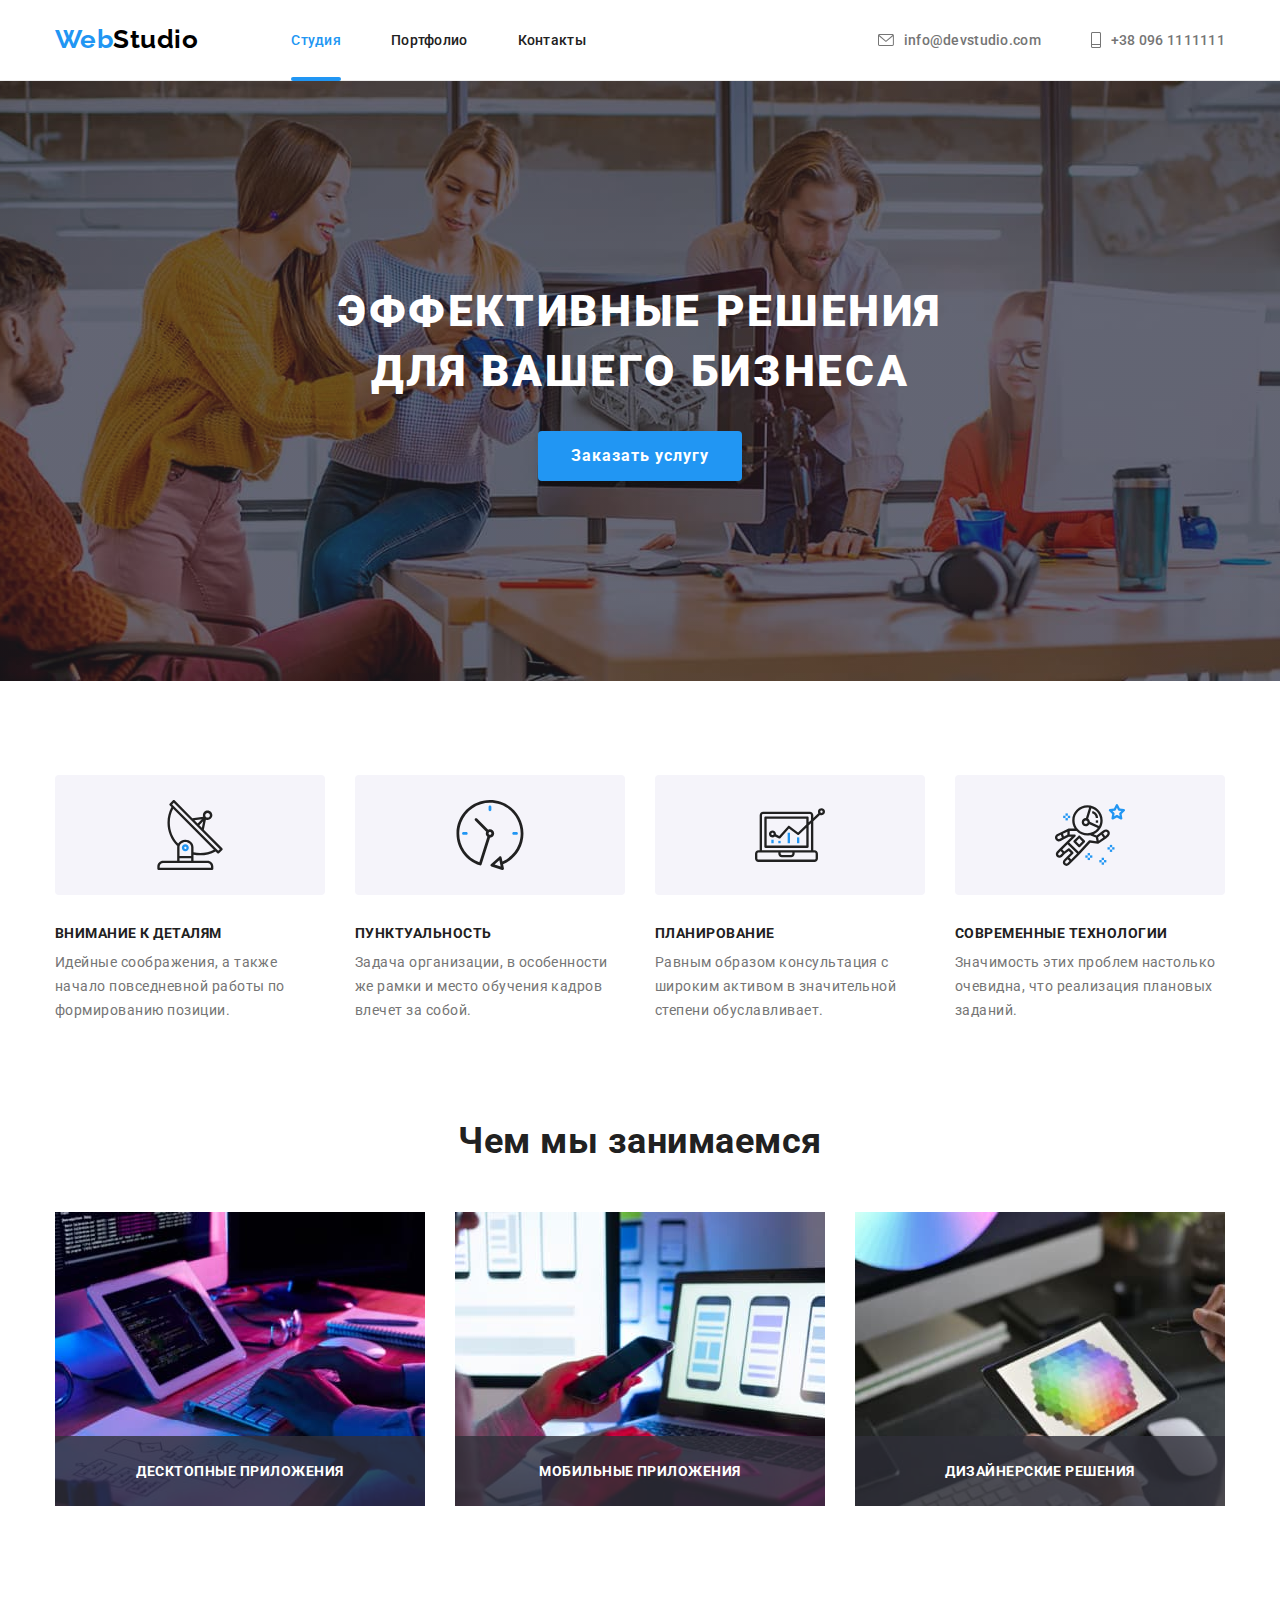
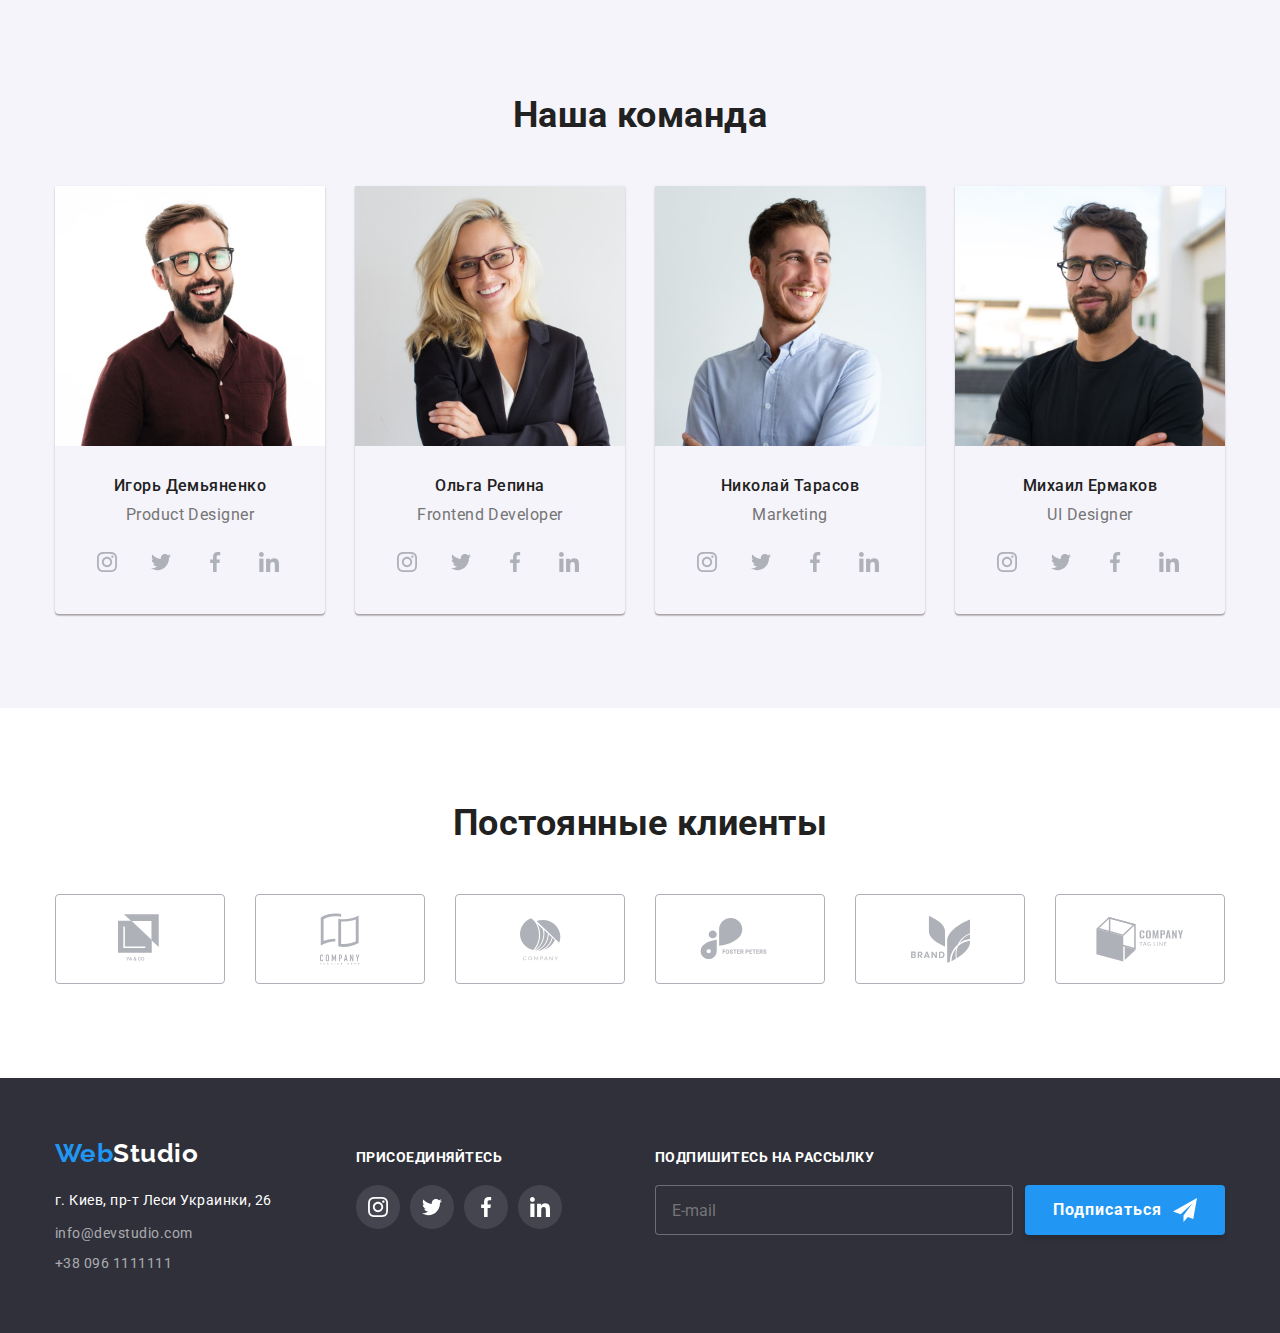
<file: index.html>
<!DOCTYPE html>
<html lang="ru">
<head>
    <meta charset="UTF-8">
    <meta name="viewport" content="width=device-width, initial-scale=1.0">
    <title>Студия</title>
    <link
        href="https://fonts.googleapis.com/css2?family=Oleo+Script&family=Raleway:wght@700&family=Roboto:wght@400;500;700;900&display=swap"
        rel="stylesheet">
    <link rel="stylesheet" href="https://cdnjs.cloudflare.com/ajax/libs/modern-normalize/1.0.0/modern-normalize.min.css">
    <link rel="stylesheet" href="./css/styles.css">
</head>

<body class="page">

    <!--шапка-->
    <header class="header">
        <div class="container">

            <!--навигация по страницам-->
            <nav class="nav">
                <a class="logo link" href="./index.html">Web<span class="logo-black">Studio</span></a>
                <ul class="nav-list list">
                    <li class="nav-list-point">
                        <a class="nav-list-link link current" href="">Студия</a>
                    </li>
                    <li class="nav-list-point">
                        <a class="nav-list-link link" href="./portfolio.html">Портфолио</a>
                    </li>
                    <li class="nav-list-point">
                        <a class="nav-list-link link" href="#">Контакты</a>
                    </li>
                </ul>
            </nav>

            <!--блок контактов-->
            <ul class="contacts-header list">
                <li class="contacts-item">
                    <a class="contacts-link color-contacts link" href="mailto:info@devstudio.com">
                        <svg class="icon" width="16" height="12">
                            <use href="./img/sprite.svg#icon-envelope"></use>
                        </svg>
                        info@devstudio.com
                    </a>
                </li>
                <li class="contacts-item">
                    <a class="contacts-link color-contacts link" href="tel:+380961111111">
                        <svg class="icon" width="10" height="16">
                            <use href="./img/sprite.svg#icon-phone"></use>
                        </svg>
                        +38 096 1111111
                    </a>
                </li>
            </ul>           
        </div>
    </header>
   
    <main>

        <!-- HERO -->
        <section class="hero">
            <div class="container">
                <h1 class="hero-title">Эффективные решения для вашего бизнеса</h1>
                <button type="button" class="hero-button" data-modal-open>Заказать услугу</button>
            </div>
        </section>

        <!-- особенности -->
        <section class="features">
            <div class="container">
                <h2 class="visually-hidden">Особенности</h2> <!--в дальнейшем скрыть этот заголовок-->
                <ul class="features-list list">
                    <li class="features-list-item">
                        <div class="icon-box">
                            <svg class="features-icon">
                                <use href="./img/sprite.svg#icon-antenna"></use>
                            </svg>
                        </div>
                        <h3 class="feature-name">Внимание к деталям</h3>
                        <p class="feature-description">Идейные соображения, а также начало повседневной работы по формированию позиции.</p>
                    </li>
                    <li class="features-list-item">
                        <div class="icon-box">
                            <svg class="features-icon">
                                <use href="./img/sprite.svg#icon-clock"></use>
                            </svg>
                        </div>
                        <h3 class="feature-name">Пунктуальность</h3>
                        <p class="feature-description">Задача организации, в особенности же рамки и место обучения кадров влечет за собой.</p>
                    </li>
                    <li class="features-list-item">
                        <div class="icon-box">
                            <svg class="features-icon">
                                <use href="./img/sprite.svg#icon-diagram"></use>
                            </svg>
                        </div>
                        <h3 class="feature-name">Планирование</h3>
                        <p class="feature-description">Равным образом консультация с широким активом в значительной степени обуславливает.</p>
                    </li>
                    <li class="features-list-item">
                        <div class="icon-box">
                            <svg class="features-icon">
                                <use href="./img/sprite.svg#icon-astronaut"></use>
                            </svg>
                        </div>
                        <h3 class="feature-name">Современные технологии</h3>
                        <p class="feature-description">Значимость этих проблем настолько очевидна, что реализация плановых заданий.</p>
                    </li>
                </ul>
            </div>
        </section>

        <!-- сервисы -->
        <section class="service">
            <div class="container">
                <h2 class="sub-title">Чем мы занимаемся</h2> 
                <ul class="service-list list">
                    <li class="service-list-item">
                        <img src="./img/studio-imgs/img-0.jpg" alt="написание программ" width="370" height="294">
                        <div class="service-name">
                            <p>Десктопные приложения</p>
                        </div>
                    </li>
                    <li class="service-list-item">
                        <img src="./img/studio-imgs/img-1.jpg" alt="создание приложений" width="370" height="294">
                        <div class="service-name">
                            <p>Мобильные приложения</p>
                        </div>
                    </li>
                    <li class="service-list-item">
                        <img src="./img/studio-imgs/img-2.jpg" alt="дизайн" width="370" height="294">
                        <div class="service-name">
                            <p>Дизайнерские решения</p>
                        </div>
                    </li>
                </ul>
            </div>
        </section>

        <!-- команда -->
        <section class="team">
            <div class="container">
                <h2 class="sub-title">Наша команда</h2>
                <ul class="members-list list">
                    <li class="members-item">
                        <img class="member-photo" src="./img/studio-imgs/img-3.jpg" alt="фото Игоря" width="270" height="260">
                        <div class="member-decription">
                            <h3 class="member-name">Игорь Демьяненко</h3>
                            <p class="member-position" lang="en">Product Designer</p>
                            <ul class="social-list list">
                                <li class="social-list-item">
                                    <a class="social-link link" href="#">
                                        <svg class="icon" width="20" height="20">
                                            <use href="./img/sprite.svg#icon-instagram"></use>
                                        </svg>
                                    </a>
                                </li>
                                <li class="social-list-item">
                                    <a class="social-link link" href="#">
                                        <svg class="icon" width="20" height="20">
                                            <use href="./img/sprite.svg#icon-twitter"></use>
                                        </svg>
                                    </a>
                                </li>
                                <li class="social-list-item">
                                    <a class="social-link link" href="#">
                                        <svg class="icon" width="20" height="20">
                                            <use href="./img/sprite.svg#icon-facebook"></use>
                                        </svg>
                                    </a>
                                </li>
                                <li class="social-list-item">
                                    <a class="social-link link" href="#">
                                        <svg class="icon" width="20" height="20">
                                            <use href="./img/sprite.svg#icon-linkedin"></use>
                                        </svg>
                                    </a>
                                </li>
                            </ul>
                        </div>
                    </li>
                    <li class="members-item">               
                        <img class="member-photo" src="./img/studio-imgs/img-4.jpg" alt="фото Ольги" width="270" height="260">
                        <div class="member-decription">
                            <h3 class="member-name">Ольга Репина</h3>
                            <p class="member-position" lang="en">Frontend Developer</p>
                            <ul class="social-list list">
                                <li class="social-list-item">
                                    <a class="social-link link" href="#">
                                        <svg class="icon" width="20" height="20">
                                            <use href="./img/sprite.svg#icon-instagram"></use>
                                        </svg>
                                    </a>
                                </li>
                                <li class="social-list-item">
                                    <a class="social-link link" href="#">
                                        <svg class="soc-icon icon" width="20" height="20">
                                            <use href="./img/sprite.svg#icon-twitter"></use>
                                        </svg>
                                    </a>
                                </li>
                                <li class="social-list-item">
                                    <a class="social-link link" href="#">
                                        <svg class="icon" width="20" height="20">
                                            <use href="./img/sprite.svg#icon-facebook"></use>
                                        </svg>
                                    </a>
                                </li>
                                <li class="social-list-item">
                                    <a class="social-link link" href="#">
                                        <svg class="icon" width="20" height="20">
                                            <use href="./img/sprite.svg#icon-linkedin"></use>
                                        </svg>
                                    </a>
                                </li>
                            </ul>
                        </div>
                    </li>
                    <li class="members-item">
                        <img class="member-photo" src="./img/studio-imgs/img-5.jpg" alt="фото Николая" width="270" height="260">
                        <div class="member-decription">
                            <h3 class="member-name">Николай Тарасов</h3>
                            <p class="member-position" lang="en">Marketing</p>
                            <ul class="social-list list">
                                <li class="social-list-item">
                                    <a class="social-link link" href="#">
                                        <svg class="icon" width="20" height="20">
                                            <use href="./img/sprite.svg#icon-instagram"></use>
                                        </svg>
                                    </a>
                                </li>
                                <li class="social-list-item">
                                    <a class="social-link link" href="#">
                                        <svg class="soc-icon icon" width="20" height="20">
                                            <use href="./img/sprite.svg#icon-twitter"></use>
                                        </svg>
                                    </a>
                                </li>
                                <li class="social-list-item">
                                    <a class="social-link link" href="#">
                                        <svg class="soc-icon icon" width="20" height="20">
                                            <use href="./img/sprite.svg#icon-facebook"></use>
                                        </svg>
                                    </a>
                                </li>
                                <li class="social-list-item">
                                    <a class="social-link link" href="#">
                                        <svg class="icon" width="20" height="20">
                                            <use href="./img/sprite.svg#icon-linkedin"></use>
                                        </svg>
                                    </a>
                                </li>
                            </ul>
                        </div>                        
                    </li>
                    <li class="members-item">
                        <img class="member-photo" src="./img/studio-imgs/img-6.jpg" alt="фото Михаила" width="270" height="260">
                        <div class="member-decription">
                            <h3 class="member-name">Михаил Ермаков</h3>
                            <p class="member-position" lang="en">UI Designer</p>
                            <ul class="social-list list">
                                <li class="social-list-item">
                                    <a class="social-link link" href="#">
                                        <svg class="icon" width="20" height="20">
                                            <use href="./img/sprite.svg#icon-instagram"></use>
                                        </svg>
                                    </a>
                                </li>
                                <li class="social-list-item">
                                    <a class="social-link link" href="#">
                                        <svg class="icon" width="20" height="20">
                                            <use href="./img/sprite.svg#icon-twitter"></use>
                                        </svg>
                                    </a>
                                </li>
                                <li class="social-list-item">
                                    <a class="social-link link" href="#">
                                        <svg class="icon" width="20" height="20">
                                            <use href="./img/sprite.svg#icon-facebook"></use>
                                        </svg>
                                    </a>
                                </li>
                                <li class="social-list-item">
                                    <a class="social-link link" href="#">
                                        <svg class="icon" width="20" height="20">
                                            <use href="./img/sprite.svg#icon-linkedin"></use>
                                        </svg>
                                    </a>
                                </li>
                            </ul>
                        </div>  
                    </li>
                </ul>
            </div>
        </section>

        <!-- наши клиенты -->
        <section class="clients">
            <div class="container">
                <h2 class="sub-title">Постоянные клиенты</h2>
                <ul class="clients-list list">
                    <li class="clients-item">
                        <a class="clients-link" href="#">
                            <svg class="icon"  width="45" height="50">
                                <use href="./img/sprite.svg#icon-logo-1"></use>
                            </svg>
                        </a>
                    </li> 
                    <li class="clients-item">
                        <a class="clients-link" href="#">
                            <svg class="icon" width="40" height="52">
                                <use href="./img/sprite.svg#icon-logo-2"></use>
                            </svg>
                        </a>
                    </li>  
                    <li class="clients-item">
                        <a class="clients-link" href="#">
                            <svg class="icon" width="41" height="43">
                                <use href="./img/sprite.svg#icon-logo-3"></use>
                            </svg>
                        </a>
                    </li>
                    <li class="clients-item">
                        <a class="clients-link" href="#">
                            <svg class="icon" width="80" height="42">
                                <use href="./img/sprite.svg#icon-logo-4"></use>
                            </svg>
                        </a>
                    </li> 
                    <li class="clients-item">
                        <a class="clients-link" href="#">
                            <svg class="icon" width="59" height="47">
                                <use href="./img/sprite.svg#icon-logo-5"></use>
                            </svg>
                        </a>
                    </li>     
                    <li class="clients-item">
                        <a class="clients-link" href="#">
                            <svg class="icon" width="88" height="45">
                                <use href="./img/sprite.svg#icon-logo-6"></use>
                            </svg>
                        </a>
                    </li>
                </ul>
            </div>
        </section>    

    </main>

    <!--подвал-->
    <footer class="footer">
        <div class="container">
            <div class="footer-contacts">
                <a class="logo link" href="./index.html">Web<span class="logo-white">Studio</span></a>
                                
                <!--адрес-->
                <address class="address">
                    <p class="footer-address">
                        г. Киев, пр-т Леси Украинки, 26
                    </p>
                    <ul class="footer-contact-list list">
                        <li class="footer-contact-item">
                            <a class="footer-contact-link link" href="mailto:info@devstudio.com">info@devstudio.com</a>
                        </li>
                        <li class="footer-contact-item">
                            <a class="footer-contact-link link" href="tel:+380961111111">+38 096 1111111</a>
                        </li>
                    </ul> 
                </address>
            </div>
            <div class="footer-social">
                <p class="join">Присоединяйтесь</p>
                <ul class="social-list list">
                    <li class="social-list-item">
                        <a class="social-link link" href="#">
                            <svg class="icon" width="20" height="20">
                                <use href="./img/sprite.svg#icon-instagram"></use>
                            </svg>
                        </a>
                    </li>
                    <li class="social-list-item">
                        <a class="social-link link" href="#">
                            <svg class="icon" width="20" height="20">
                                <use href="./img/sprite.svg#icon-twitter"></use>
                            </svg>
                        </a>
                    </li>
                    <li class="social-list-item">
                        <a class="social-link link" href="#">
                            <svg class="icon" width="20" height="20">
                                <use href="./img/sprite.svg#icon-facebook"></use>
                            </svg>
                        </a>
                    </li>
                    <li class="social-list-item">
                        <a class="social-link link" href="#">
                            <svg class="icon" width="20" height="20">
                                <use href="./img/sprite.svg#icon-linkedin"></use>
                            </svg>
                        </a>
                    </li>
                </ul>
            </div>
            <div class="subscribe"> 
                <p class="join">Подпишитесь на рассылку</p>
                <form action="#" class="footer-form">   
                    <input class="subscribe-mail" type="email" placeholder="E-mail" required>
                    <button type="submit" class="footer-submit-btn">
                        <span>Подписаться</span>
                        <svg class="subscribe-icon" width="24" height="24">
                             <use href="./img/sprite.svg#icon-send"></use>
                        </svg>
                    </button>
                </form>
            </div>
        </div>
    </footer>

    <!-- MODAL -->
    <div class="backdrop is-hidden" data-modal>
        <div class="modal">
            <button type="button" class="close-btn" data-modal-close>
                <svg class="icon-close" width="18" height="18">
                    <use href="./img/sprite.svg#icon-close"></use>
                </svg>
            </button>

            <p class="modal-name">Оставьте свои данные, мы вам перезвоним</p>
            <form action="#" class="modal-form">
                <label class="modal-form-label">
                    Имя
                    <span class="input-wrapper">
                        <input type="text" name="user-name" class="modal-form-input" required>
                        <svg class="icon-modal" width="18" height="18">
                            <use href="./img/sprite.svg#person"></use>
                        </svg>
                    </span>
                </label>

                <label class="modal-form-label">
                    Телефон
                    <span class="input-wrapper">
                        <input type="tel" name="user-phone" class="modal-form-input" required>
                        <svg class="icon-modal" width="18" height="18">
                            <use href="./img/sprite.svg#phone"></use>
                        </svg>
                    </span>
                </label>

                <label class="modal-form-label">
                    Почта
                    <span class="input-wrapper">
                        <input type="email" name="user-mail" class="modal-form-input" required>
                        <svg class="icon-modal" width="18" height="18">
                            <use href="./img/sprite.svg#email"></use>
                        </svg>
                    </span>
                </label>

                <label class="modal-form-label">
                    Комментарий
                    <textarea name="user-comment" cols="30" rows="10" class="modal-form-comment" placeholder="Введите текст"></textarea>
                </label>

                
                <label class="checkbox-label">
                    <input type="checkbox" name="user-policy" class="modal-form-checkbox visually-hidden" required>
                    <span class="checkbox-element"></span>
                    <span class="checkbox-text">Соглашаюсь с рассылкой и принимаю 
                        <a href="#" class="modal-form-link">Условия договора</a>
                    </span>
                </label>
                
                <button type="submit" class="modal-form-btn">Отправить</button>
            </form>
        </div>  
    </div>
<script src="./js/modal.js"></script>
</body>
</html>
</file>
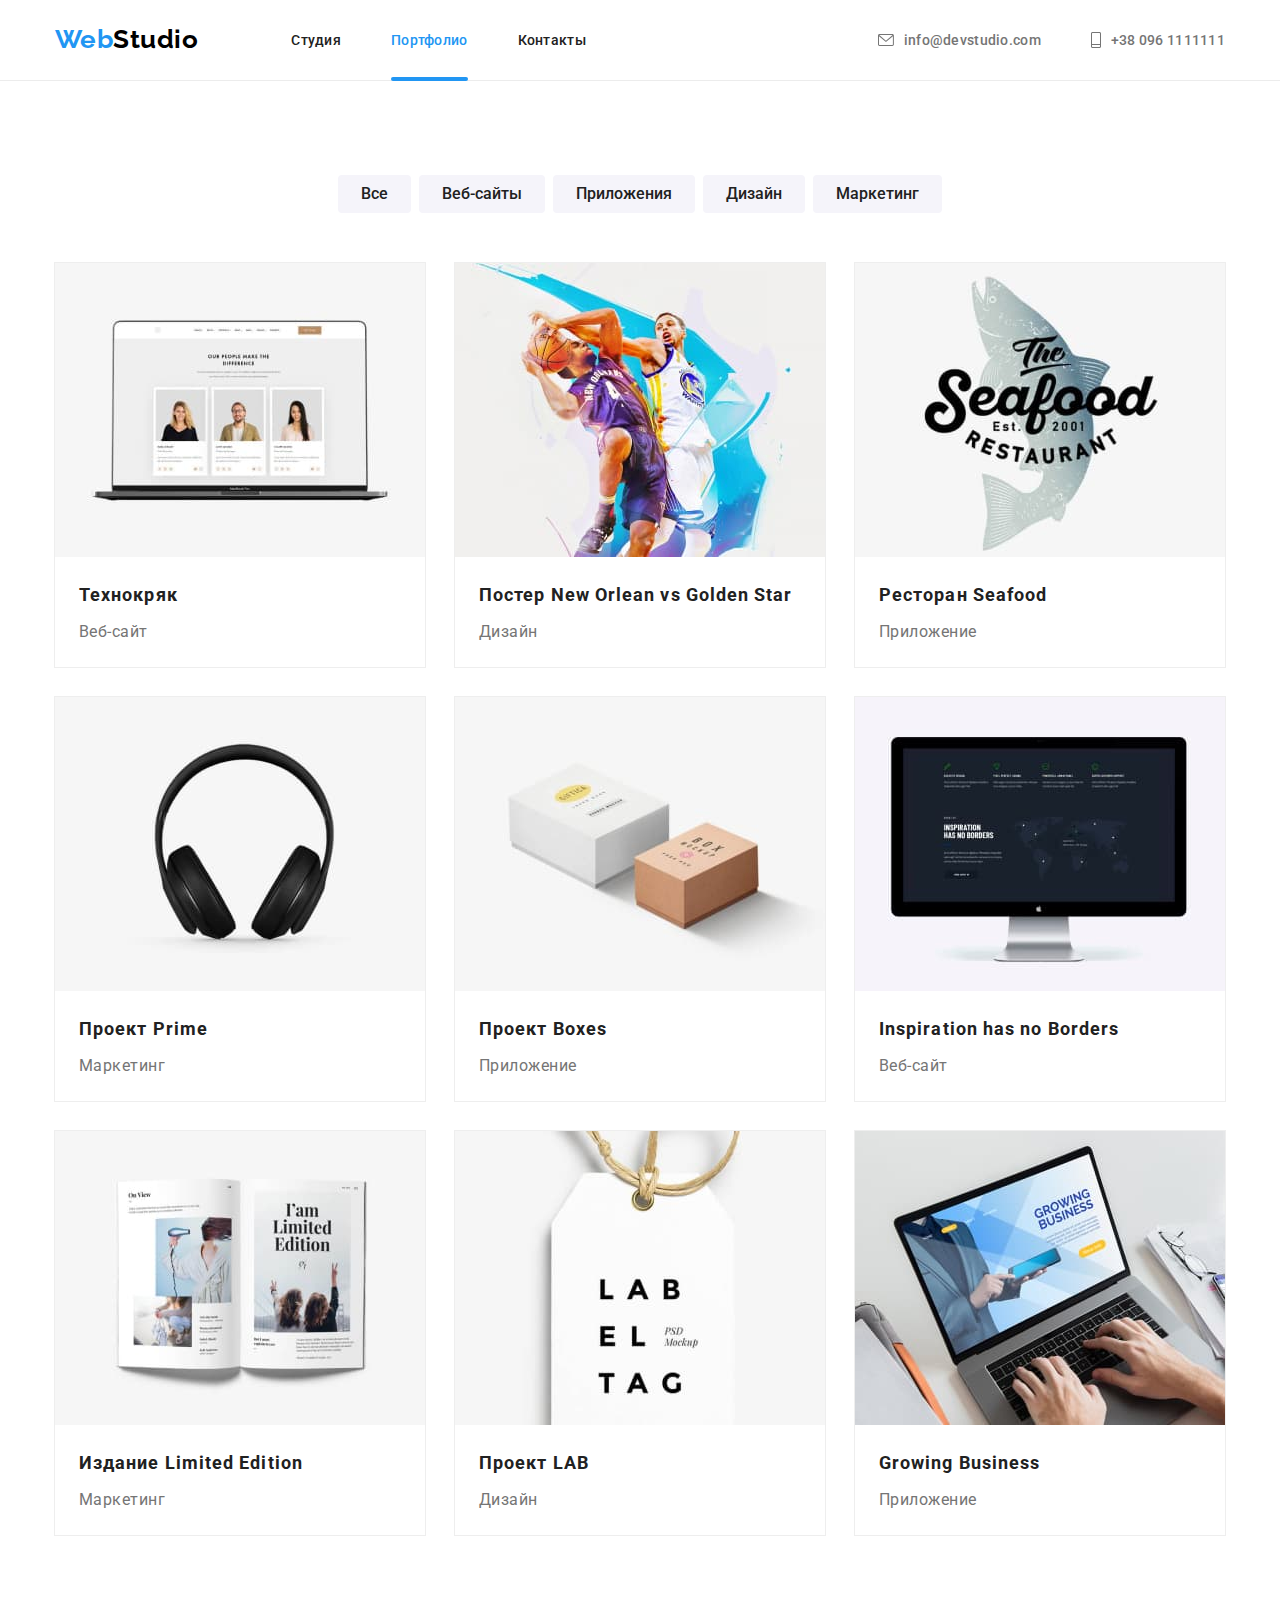
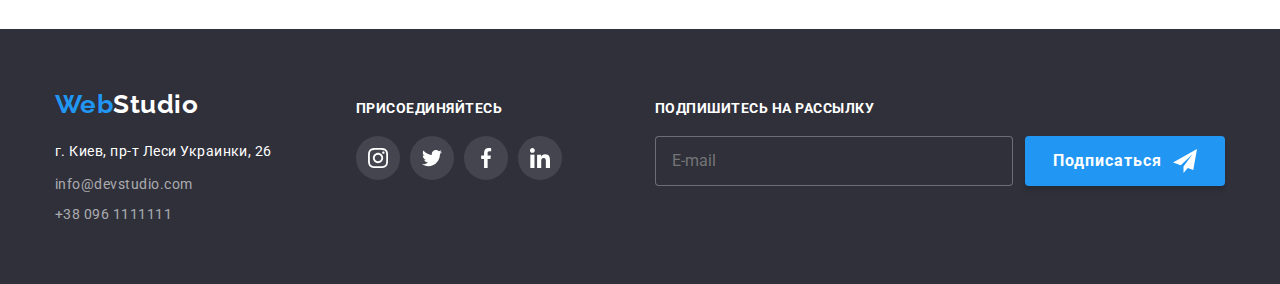
<file: portfolio.html>
<!DOCTYPE html>
<html lang="ru">
<head>
    <meta charset="UTF-8">
    <meta name="viewport" content="width=device-width, initial-scale=1.0">
    <title>Портфолио</title>
    <link rel="preconnect" href="https://fonts.gstatic.com">
    <link
        href="https://fonts.googleapis.com/css2?family=Oleo+Script&family=Raleway:wght@700&family=Roboto:wght@400;500;700;900&display=swap"
        rel="stylesheet">
    <link rel="stylesheet" href="https://cdnjs.cloudflare.com/ajax/libs/modern-normalize/1.0.0/modern-normalize.min.css">
    <link rel="stylesheet" href="./css/styles.css">
</head>
<body class="page">

    <!-- шапка -->
    <header class="header">

        <!--навигация по страницам-->
        <div class="container">
            <nav class="nav">
                <a class="logo link" href="./index.html">Web<span class="logo-black">Studio</span></a>
                    
                <ul class="nav-list list">
                    <li class="nav-list-point">
                        <a class="nav-list-link link" href="./index.html">Студия</a>
                    </li>
                    <li class="nav-list-point">
                        <a class="nav-list-link current link" href="./portfolio.html">Портфолио</a>
                    </li>
                    <li class="nav-list-point">
                        <a class="nav-list-link link" href="#">Контакты</a>
                    </li>
                </ul>
            </nav>

            <!--блок контактов-->                
            <ul class="contacts-header list">
                <li class="contacts-item">
                    <a class="contacts-link color-contacts link" href="mailto:info@devstudio.com">
                        <svg class="icon" width="16" height="12">
                            <use href="./img/sprite.svg#icon-envelope"></use>
                        </svg>
                        info@devstudio.com
                    </a>
                </li>
                <li class="contacts-item">
                    <a class="contacts-link color-contacts link" href="tel:+380961111111">
                        <svg class="icon" width="10" height="16">
                            <use href="./img/sprite.svg#icon-phone"></use>
                        </svg>
                        +38 096 1111111
                    </a>
                </li>
            </ul>
        </div>
    </header>
    
    <main>

    <!-- портфолио -->
    <section class="portfolio">
        <div class="container">
            <h1 class="visually-hidden">Проекты</h1>
            
            <!-- фильтры -->
            <ul class="filter list">
                <li class="filter-item">
                    <button class="btn" type="button">Все</button>                
                </li>
                <li class="filter-item">
                    <button class="btn" type="button">Веб-сайты</button>
                </li>
                <li class="filter-item">
                    <button class="btn" type="button">Приложения</button>
                </li>
                <li class="filter-item">
                    <button class="btn" type="button">Дизайн</button>               
                </li>
                <li class="filter-item">
                    <button class="btn" type="button">Маркетинг</button>               
                </li>
            </ul>
            
            <!-- проекты -->   
            <ul class="examples-list list">
                <li class="example">
                    <a class="example-link link" href="#">
                        <div class="example-img-wrapper">
                            <img class="example-img" src="./img/portfolio-imgs/project-0.jpg" alt="пример сайта" width="370" height="294">
                            <div class="overlay">
                                <p>Технокряк это современная площадка распространения коронавируса. Компании используют эту платформу для цифрового шпионажа и атак на защищённые сервера конкурентов.</p>
                            </div>
                        </div>
                        <div class=example-description>
                            <h2 class="example-name">Технокряк</h2>
                            <p class="example-sort">Веб-сайт</p>
                        </div>
                    </a>
                </li>         
                <li class="example">
                    <a class="example-link link" href="#">
                        <div class="example-img-wrapper">
                            <img class="example-img" src="./img/portfolio-imgs/project-1.jpg" alt="дизайн постера" width="370" height="294">
                            <div class="overlay">
                                <p>Технокряк это современная площадка распространения коронавируса. Компании используют эту платформу для цифрового шпионажа и атак на защищённые сервера конкурентов.</p>
                            </div>
                        </div>
                        <div class=example-description>
                            <h2 class="example-name">Постер <span lang="en">New Orlean vs Golden Star</span></h2>
                            <p class="example-sort">Дизайн</p>
                        </div>
                    </a>
                </li>
                <li class="example">
                    <a class="example-link link" href="#">
                        <div class="example-img-wrapper">
                            <img class="example-img" src="./img/portfolio-imgs/project-2.jpg" alt="логотип приложения" width="370" height="294">
                            <div class="overlay">
                                <p>Технокряк это современная площадка распространения коронавируса. Компании используют эту платформу для цифрового шпионажа и атак на защищённые сервера конкурентов.</p>
                            </div>
                        </div>
                        <div class=example-description>
                            <h2 class="example-name">Ресторан <span lang="en">Seafood</span></h2>
                            <p class="example-sort">Приложение</p>
                        </div>
                    </a>
                </li>
                <li class="example">
                    <a class="example-link link">
                        <div class="example-img-wrapper">
                            <img class="example-img" src="./img/portfolio-imgs/project-3.jpg" alt="изображение наушников" width="370" height="294">
                            <div class="overlay">
                                <p>Технокряк это современная площадка распространения коронавируса. Компании используют эту платформу для цифрового шпионажа и атак на защищённые сервера конкурентов.</p>
                            </div>
                        </div>
                        <div class=example-description>
                            <h2 class="example-name">Проект <span lang="en">Prime</span></h2>
                            <p class="example-sort">Маркетинг</p>
                        </div>
                    </a>
                </li>                            
                <li class="example">
                    <a class="example-link link" href="#">
                        <div class="example-img-wrapper">
                            <img class="example-img" src="./img/portfolio-imgs/project-4.jpg" alt="изображение коробок" width="370" height="294">
                            <div class="overlay">
                                <p>Технокряк это современная площадка распространения коронавируса. Компании используют эту платформу для цифрового шпионажа и атак на защищённые сервера конкурентов.</p>
                            </div>
                        </div>
                        <div class=example-description>
                            <h2 class="example-name">Проект <span lang="en">Boxes</span></h2>
                            <p class="example-sort">Приложение</p>
                        </div>
                    </a>
                </li>                
                <li class="example">
                    <a class="example-link link" href="#">
                        <div class="example-img-wrapper">
                            <img class="example-img" src="./img/portfolio-imgs/project-5.jpg" alt="пример сайта-2" width="370" height="294">
                            <div class="overlay">
                                <p>Технокряк это современная площадка распространения коронавируса. Компании используют эту платформу для цифрового шпионажа и атак на защищённые сервера конкурентов.</p>
                            </div>
                        </div>
                        <div class=example-description>
                            <h2 class="example-name" lang="en">Inspiration has no Borders</h2>
                            <p class="example-sort">Веб-сайт</p>
                        </div>
                    </a>
                </li>       
                <li class="example">
                    <a class="example-link link" href="#">
                        <div class="example-img-wrapper">
                            <img class="example-img" src="./img/portfolio-imgs/project-6.jpg" alt="изображение журнала" width="370"
                            height="294">
                            <div class="overlay">
                                <p>Технокряк это современная площадка распространения коронавируса. Компании используют эту платформу для цифрового шпионажа и атак на защищённые сервера конкурентов.</p>
                            </div>
                        </div>
                        <div class=example-description>
                            <h3 class="example-name">Издание <span lang="en">Limited Edition</span></h3>
                            <p class="example-sort">Маркетинг</p>
                        </div>
                    </a>
                </li>    
                <li class="example">
                    <a class="example-link link" href="#">
                        <div class="example-img-wrapper">
                            <img class="example-img" src="./img/portfolio-imgs/project-7.jpg" alt="лейба" width="370" height="294">
                            <div class="overlay">
                                <p>Технокряк это современная площадка распространения коронавируса. Компании используют эту платформу для цифрового шпионажа и атак на защищённые сервера конкурентов.</p>
                            </div>
                        </div>
                        <div class=example-description>
                            <h2 class="example-name">Проект LAB</h2>
                            <p class="example-sort">Дизайн</p>
                        </div>
                    </a>
                </li>
                <li class="example">
                    <a class="example-link link" href="#">
                        <div class="example-img-wrapper">
                            <img class="example-img" src="./img/portfolio-imgs/project-8.jpg" alt="ноутбук с приложением" width="370" height="294">
                            <div class="overlay">
                                <p>Технокряк это современная площадка распространения коронавируса. Компании используют эту платформу для цифрового шпионажа и атак на защищённые сервера конкурентов.</p>
                            </div>
                        </div>
                        <div class=example-description>
                            <h2 class="example-name" lang="en">Growing Business</h2>
                            <p class="example-sort">Приложение</p>
                        </div>
                    </a>
                </li>  
            </ul>
    </div>
    </section>
    </main>

    <!--подвал-->
    <footer class="footer">
        <div class="container">
            <div class="footer-contacts">
                <a class="logo link" href="./index.html">Web<span class="logo-white">Studio</span></a>
                
                <!--адрес-->
                <address class="address">
                    <p class="footer-address">
                        г. Киев, пр-т Леси Украинки, 26
                    </p>
                    <ul class="footer-contact-list list">
                        <li class="footer-contact-item">
                            <a class="footer-contact-link link" href="mailto:info@devstudio.com">info@devstudio.com</a>
                        </li>
                        <li class="footer-contact-item">
                            <a class="footer-contact-link link" href="tel:+380961111111">+38 096 1111111</a>
                        </li>
                    </ul>
                </address>
            </div>
            <div class="footer-social">
                <p class="join">Присоединяйтесь</p>
                <ul class="social-list list">
                    <li class="social-list-item">
                        <a class="social-link link" href="#">
                            <svg class="icon" width="20" height="20">
                                <use href="./img/sprite.svg#icon-instagram"></use>
                            </svg>
                        </a>
                    </li>
                    <li class="social-list-item">
                        <a class="social-link link" href="#">
                            <svg class="icon" width="20" height="20">
                                <use href="./img/sprite.svg#icon-twitter"></use>
                            </svg>
                        </a>
                    </li>
                    <li class="social-list-item">
                        <a class="social-link link" href="#">
                            <svg class="icon" width="20" height="20">
                                <use href="./img/sprite.svg#icon-facebook"></use>
                            </svg>
                        </a>
                    </li>
                    <li class="social-list-item">
                        <a class="social-link link" href="#">
                            <svg class="icon" width="20" height="20">
                                <use href="./img/sprite.svg#icon-linkedin"></use>
                            </svg>
                        </a>
                    </li>
                </ul>
            </div>
            <div class="subscribe">
                <p class="join">Подпишитесь на рассылку</p>
                <form action="#" class="footer-form">
                    <input class="subscribe-mail" type="email" placeholder="E-mail" required>
                    <button type="submit" class="footer-submit-btn">
                        <span>Подписаться</span>
                        <svg class="subscribe-icon" width="24" height="24">
                            <use href="./img/sprite.svg#icon-send"></use>
                        </svg>
                    </button>
                </form>
            </div>
        </div>
    </footer>
</body>
</html>
</file>
<file: css/styles.css>
:root {
  --text-font: "Roboto", sans-serif;
  --main-text-color: #757575;
  --titles-text-color: #212121;
  --accent-color: #2196f3;
  --white-color: #ffffff;
  --black-color: #000000;
  --light-background: #f5f4fa;
  --dark-background: #2f303a;
  --footer-link-color: rgba(255, 255, 255, 0.6);
  --border-color: #afb1b8;
}

/* цвет основного текста #212121 */
/* вторичный текст #757575 */
/* фон #FFFFFF */
/* акцент #2196F3 */
/* вторичный цвет фона #2F303A */
/* белый #FFFFFF */

/* =========СБРОС========== */
h1,
h2,
h3,
h4,
h5,
h6,
p {
  margin: 0;
}

ul,
ol {
  margin: 0;
  padding: 0;
}

img {
  display: block;
}

a {
  display: block;
}

.list {
  list-style: none;
}
.link {
  text-decoration: none;
}

/* =========КОНЕЦ СБРОСА======== */

body {
  font-family: var(--text-font);
  color: var(--main-text-color);
  letter-spacing: 0.03em;
  background: var(--white-color);
}

.container {
  width: 1200px;
  margin-left: auto;
  margin-right: auto;
  padding-left: 15px;
  padding-right: 15px;
  /* outline: 5px solid tomato; */
}
/* ======= HEADER ========== */
.header .container {
  display: flex;
}

.header {
  border-bottom: 1px solid #ececec;
}

.header .logo {
  padding-top: 24px;
  padding-bottom: 25px;
  margin-right: 93px;

  font-family: Raleway;
  font-weight: 700;
  font-size: 26px;
  line-height: 1.192;
  color: var(--accent-color);
}

.nav {
  display: flex;
  align-items: center;
}

.nav-list {
  display: flex;
  align-items: center;
}

.nav-list-point:not(:last-child) {
  position: relative;
  margin-right: 50px;
}

.logo-black {
  color: var(--black-color);
}

.logo-white {
  color: var(--white-color);
}

.nav-list-link,
.contacts-link {
  display: flex;
  align-items: center;

  padding-top: 32px;
  padding-bottom: 32px;

  font-weight: 500;
  font-size: 14px;
  line-height: 1.143;
  letter-spacing: 0.02em;
  color: var(--titles-text-color);
  fill: var(--main-text-color);

  transition: color 250ms cubic-bezier(0.4, 0, 0.2, 1);
}

.color-contacts {
  color: var(--main-text-color);
}

.icon {
  fill: currentColor;
}

.header .icon {
  margin-right: 10px;
}

.nav-list-link:hover,
.nav-list-link:focus,
.contacts-header .contacts-link:hover,
.contacts-header .contacts-link:focus,
.footer-contact-link:hover,
.footer-contact-link:focus {
  color: var(--accent-color);
}

.contacts-header {
  display: flex;
  align-items: center;
  margin-left: auto;
}

.contacts-item:not(:last-child) {
  margin-right: 50px;
}

/* ========= END HEADER ========== */

/* ========= HERO =========== */

.hero {
  padding-top: 200px;
  padding-bottom: 200px;
  background: var(--dark-background);
  background-image: linear-gradient(
      rgba(47, 48, 58, 0.4),
      rgba(47, 48, 58, 0.4)
    ),
    url("../img/studio-imgs/hero-bg.jpg");
  background-repeat: no-repeat;
  background-size: 1600px 600px;
  background-position: 50%;
}

.hero .container {
  width: 696px;
}

.hero-title {
  margin: 0 auto;

  font-weight: 900;
  font-size: 44px;
  line-height: 1.364;

  text-align: center;
  letter-spacing: 0.06em;
  text-transform: uppercase;

  color: var(--white-color);
}

.hero-button {
  display: flex;
  margin-top: 30px;
  margin-left: auto;
  margin-right: auto;

  min-width: 200px;
  height: 50px;
  border-radius: 4px;
  border: none;
  padding: 10px 33px;
  cursor: pointer;

  font-weight: 700;
  font-size: 16px;
  line-height: 1.875;
  align-items: center;
  text-align: center;
  letter-spacing: 0.06em;
  color: var(--white-color);
  background-color: var(--accent-color);
  box-shadow: 0px 4px 4px rgba(0, 0, 0, 0.15);
}
/* ========= END HERO ======== */

/* ========= FEATURES ======== */
.features {
  padding-top: 94px;
}

.features-list {
  display: flex;
  justify-content: space-between;
}

.features-list-item {
  width: 270px;
  height: 251px;
}

.features-icon {
  width: 70px;
  height: 70px;
}

.icon-box {
  display: flex;
  justify-content: center;
  align-items: center;
  border-radius: 4px;

  width: 270px;
  height: 120px;
  background-color: var(--light-background);

  margin-bottom: 30px;
}

.feature-name {
  font-weight: 700;
  font-size: 14px;
  line-height: 1.143;
  text-transform: uppercase;

  color: var(--titles-text-color);
}

.feature-description {
  margin-top: 10px;

  font-weight: normal;
  font-size: 14px;
  line-height: 1.714;
}
/* ========= END FEATURES ======== */

/* ========= SERVISES ======== */
.service {
  padding-top: 94px;
  padding-bottom: 94px;
}

.service-list {
  display: flex;
  margin-top: 50px;

  justify-content: space-between;
}

.service-list-item {
  position: relative;
  width: 370px;
  height: 294px;
}

.service-name {
  position: absolute;
  bottom: 0;

  padding: 27px;

  width: 370px;
  height: 70px;
  background: rgba(47, 48, 58, 0.8);
  font-weight: 700;
  font-size: 14px;
  line-height: 1.143;
  text-align: center;
  text-transform: uppercase;
  color: var(--white-color);
}

/* ========= END SERVISES  ======== */

/* ========= ABOUT TEAM ======== */

.team {
  padding-bottom: 94px;
  padding-top: 94px;
  background: var(--light-background);
}

.members-list {
  display: flex;
  margin-top: 50px;
}

.member-decription {
  padding: 30px;
}

.members-item:not(:last-child) {
  margin-right: 30px;
}

.members-item {
  box-shadow: 0px 1px 3px rgba(0, 0, 0, 0.12), 0px 1px 1px rgba(0, 0, 0, 0.14),
    0px 2px 1px rgba(70, 44, 44, 0.2);
  border-radius: 0px 0px 4px 4px;
}

.member-name {
  font-weight: 500;
  font-size: 16px;
  line-height: 1.188;
  text-align: center;

  color: var(--titles-text-color);
}

.member-position {
  margin-top: 10px;

  font-size: 16px;
  line-height: 1.188;
  text-align: center;
}

/* ========= END ABOUT TEAM ======== */

/* ========= CLIENTS ======== */
.clients {
  padding-top: 94px;
  padding-bottom: 94px;
}

.clients-list {
  display: flex;
  margin-top: 50px;
}

.clients-item {
  width: 170px;
  height: 90px;
}

.clients-item:not(:last-child) {
  margin-right: 30px;
}

.clients-link {
  display: flex;
  justify-content: center;
  align-items: center;

  width: 100%;
  height: 100%;
  border: 1px solid var(--border-color);
  border-radius: 4px;
  color: var(--border-color);
  transition: border-color 250ms cubic-bezier(0.4, 0, 0.2, 1),
    color 250ms cubic-bezier(0.4, 0, 0.2, 1);
}

.clients-link:hover,
.clients-link:focus {
  border-color: var(--accent-color);
  color: var(--accent-color);
}

/* ========= END CLIENTS ======== */

/* ========= FOOTER CONTACTS ======== */
.footer .container {
  display: flex;
  align-items: baseline;
}

.footer {
  padding-top: 60px;
  padding-bottom: 60px;
  min-height: 252px;
  background: var(--dark-background);
}

.footer .logo {
  font-family: Raleway;
  font-weight: 700;
  font-size: 26px;
  line-height: 1.192;
  color: var(--accent-color);
}

.footer-address {
  font-size: 14px;
  line-height: 1.714;
  color: var(--white-color);
}

.address {
  font-style: normal;
  margin-top: 20px;
}

.footer-contacts {
  margin-right: 70px;
}

.footer-contact-item {
  margin-top: 9px;
}

.footer-contact-item {
  width: 231px;
  height: 21px;
}
.footer-contact-link {
  display: inline-block;
  font-size: 14px;
  line-height: 1.714;
  color: var(--white-color);
  color: var(--footer-link-color);
  font-style: normal;

  width: 100%;
  height: 100%;
  transition: color 250ms cubic-bezier(0.4, 0, 0.2, 1);
}

.join {
  font-weight: 700;
  font-size: 14px;
  line-height: 1.142;
  text-transform: uppercase;

  color: var(--white-color);

  margin-bottom: 20px;
}

.footer .social-link {
  background-color: rgba(255, 255, 255, 0.1);
  color: var(--white-color);
  transition: background-color 250ms cubic-bezier(0.4, 0, 0.2, 1);
}

.footer-social {
  margin-right: 93px;
}

.footer-submit-btn {
  display: flex;
  justify-content: space-between;
  align-items: center;

  margin-left: 12px;
  padding: 10px 28px;
  min-width: 200px;
  height: 50px;

  color: var(--white-color);
  background: var(--accent-color);
  box-shadow: 0px 4px 4px rgba(0, 0, 0, 0.15);
  border: none;
  border-radius: 4px;

  font-weight: 700;
  font-size: 16px;
  line-height: 1.87;
  letter-spacing: 0.06em;

  cursor: pointer;
}

.footer-form {
  display: flex;
}

.subscribe-mail {
  min-width: 358px;
  height: 50px;
  padding: 15px 16px;

  background-color: var(--dark-background);
  border-radius: 4px;
  border: 1px solid rgba(255, 255, 255, 0.3);

  font-weight: 400;
  font-size: 16px;
  line-height: 1.25;
  color: var(--white-color);
}

/* ========= END FOOTER CONTACTS ======== */

/* PORTFOLIO */

/* =======BUTTONS========= */

.filter {
  display: flex;
  justify-content: center;
  margin-bottom: 50px;
}

.filter-item:not(:last-child) {
  margin-right: 8px;
}

.btn {
  min-width: 73px;
  border-radius: 4px;
  border: none;
  padding: 6px 23px;

  cursor: pointer;

  font-family: inherit;
  font-weight: 500;
  font-size: 16px;
  line-height: 1.625;
  text-align: center;
  color: var(--titles-text-color);
  background: var(--light-background);
  transition: color 250ms cubic-bezier(0.4, 0, 0.2, 1),
    background-color 250ms cubic-bezier(0.4, 0, 0.2, 1),
    box-shadow 250ms cubic-bezier(0.4, 0, 0.2, 1);
}

.btn:hover,
.btn:focus {
  color: var(--white-color);
  background: var(--accent-color);
  box-shadow: 0px 3px 1px rgba(0, 0, 0, 0.1), 0px 1px 2px rgba(0, 0, 0, 0.08),
    0px 2px 2px rgba(0, 0, 0, 0.12);
  border-radius: 4px;
}

/* =======END BUTTONS======= */

/* ======== PROJECTS =========*/

.example-img-wrapper {
  position: relative;
  overflow: hidden;
}

.overlay {
  position: absolute;
  top: 0;
  left: 0;
  width: 100%;
  height: 100%;

  padding: 63px 24px;
  font-size: 18px;
  line-height: 1.56;

  overflow: auto;

  background-color: rgba(33, 150, 243, 0.9);
  color: var(--white-color);

  transform: translateY(101%);
  transition: transform 250ms cubic-bezier(0.4, 0, 0.2, 1);
}

.example-link:hover .overlay,
.example-link:focus .overlay {
  transform: translateY(0);
}

.portfolio {
  padding-top: 94px;
  padding-bottom: 94px;
}

.example-description {
  padding: 20px 24px;
}

.examples-list {
  display: flex;
  flex-wrap: wrap;
  margin: -15px;
}

.example {
  outline: 1px solid #eeeeee;
  margin: 15px;
  width: 370px;
  height: 404px;

  transition: box-shadow 250ms cubic-bezier(0.4, 0, 0.2, 1);
}

.example:hover,
.example:focus {
  box-shadow: 0px 1px 1px rgba(0, 0, 0, 0.12), 0px 4px 4px rgba(0, 0, 0, 0.06),
    1px 4px 6px rgba(0, 0, 0, 0.16);
}

.example-link {
  color: inherit;
  width: 100%;
  height: 100%;
}

.example-name {
  margin-bottom: 4px;

  font-weight: 700;
  font-size: 18px;
  line-height: 2;
  letter-spacing: 0.06em;
  color: var(--titles-text-color);
}
.example-sort {
  font-size: 16px;
  line-height: 1.875;
}

/* ======== END PROJECTS =========*/

/* ========= OTHERS ======== */
.social-list {
  display: flex;
}

.social-list-item:not(:last-child) {
  margin-right: 10px;
}

.team .social-list {
  margin-top: 16px;
  width: 206px;
}

.social-list-item {
  width: 44px;
  height: 44px;
}

.social-link {
  display: flex;
  justify-content: center;
  align-items: center;
  width: 100%;
  height: 100%;

  color: var(--border-color);
  background-color: transparent;
  border-radius: 50%;
  transition: color 250ms cubic-bezier(0.4, 0, 0.2, 1),
    background-color 250ms cubic-bezier(0.4, 0, 0.2, 1);
}

.social-link:hover,
.social-link:focus {
  background-color: var(--accent-color);
  color: var(--white-color);
}

.sub-title {
  font-weight: 700;
  font-size: 36px;
  line-height: 1.167;
  text-align: center;

  color: var(--titles-text-color);
}

.current {
  color: var(--accent-color);
}

.current::after {
  position: absolute;
  bottom: -1px;

  display: block;
  content: "";
  width: 100%;
  height: 4px;
  border-radius: 2px;
  background-color: var(--accent-color);
}

.visually-hidden {
  position: absolute !important;
  clip: rect(1px 1px 1px 1px); /* IE6, IE7 */
  clip: rect(1px, 1px, 1px, 1px);
  padding: 0 !important;
  border: 0 !important;
  height: 1px !important;
  width: 1px !important;
  overflow: hidden;
}

/* ========MODAL========= */

.backdrop {
  position: fixed;
  top: 0;
  left: 0;
  width: 100%;
  height: 100%;
  background-color: rgba(0, 0, 0, 0.2);
  opacity: 1;

  transition: all 250ms cubic-bezier(0.4, 0, 0.2, 1);
}

.modal {
  position: absolute;
  left: 50%;
  top: 50%;

  padding: 40px;
  width: 528px;
  /* height: 581px; */
  background-color: var(--white-color);
  box-shadow: 0px 1px 3px rgba(0, 0, 0, 0.12), 0px 1px 1px rgba(0, 0, 0, 0.14),
    0px 2px 1px rgba(0, 0, 0, 0.2);
  border-radius: 4px;

  transform: translate(-50%, -50%) scale(1);
  opacity: 1;
  transition: opacity 250ms cubic-bezier(0.4, 0, 0.2, 1),
    transform 250ms cubic-bezier(0.4, 0, 0.2, 1);
}

.close-btn {
  position: absolute;
  top: 8px;
  right: 8px;

  display: flex;
  justify-content: center;
  align-items: center;
  width: 30px;
  height: 30px;

  background: var(--white-color);
  border: 1px solid rgba(0, 0, 0, 0.1);
  border-radius: 50%;
  box-sizing: border-box;
  cursor: pointer;
}

.backdrop.is-hidden {
  opacity: 0;
  visibility: hidden;
  pointer-events: none;
}

.backdrop.is-hidden .modal {
  opacity: 0;
  transform: translate(-50%, -50%) scale(0.5);
}

.modal-name {
  font-weight: 700;
  font-size: 20px;
  line-height: 1.15;
  text-align: center;
  margin-bottom: 12px;

  color: var(--titles-text-color);
}

.modal-form {
  display: flex;
  flex-direction: column;
}
.modal-form-label {
  margin-bottom: 10px;
}

.modal-form-input {
  display: block;
  margin-top: 4px;
  padding-left: 42px;
  width: 100%;
  height: 40px;

  border: 1px solid rgba(33, 33, 33, 0.2);
  border-radius: 4px;

  transition: border-color 250ms cubic-bezier(0.4, 0, 0.2, 1);
}

.modal-form-comment {
  display: block;
  padding: 16px 12px;
  margin-bottom: 20px;
  margin-top: 4px;
  width: 100%;
  height: 120px;
  border: 1px solid rgba(33, 33, 33, 0.2);
  border-radius: 4px;
  resize: none;

  transition: border-color 250ms cubic-bezier(0.4, 0, 0.2, 1);
}

.modal-form-input:focus,
.modal-form-comment:focus {
  outline: none;
  border-color: var(--accent-color);
}

.modal-form-comment::placeholder {
  color: rgba(117, 117, 117, 0.5);
}

.modal-form-input:focus + .icon-modal {
  fill: var(--accent-color);
}

.input-wrapper {
  position: relative;
  display: block;
}

.icon-modal {
  position: absolute;
  top: 50%;
  left: 12px;
  transform: translateY(-50%);

  transition: fill 250ms cubic-bezier(0.4, 0, 0.2, 1);
}

.modal-form-checkbox:checked + .checkbox-label {
  color: var(--accent-color);
}

.modal-form-link {
  display: inline-block;
  color: var(--accent-color);
}

.checkbox-label {
  position: relative;

  font-size: 14px;
  line-height: 1.71;
}

.checkbox-element {
  position: absolute;
  left: 10px;
  top: 50%;
  transform: translateY(-50%);
  width: 16px;
  height: 15px;
  background-image: url(../img/studio-imgs/checkbox-empty.svg);
  fill: var(--titles-text-color);
  outline: 0px solid #ffffff;
  transition: outline 250ms cubic-bezier(0.4, 0, 0.2, 1);
}

.checkbox-text {
  margin-left: 35px;
}

.modal-form-checkbox:checked + .checkbox-element {
  background-image: url(../img/studio-imgs/checkbox-checked.svg);
}

.modal-form-checkbox:focus + .checkbox-element {
  outline: 1px solid var(--accent-color);
}

/* .checkbox-label::before {
  content: "";
  display: inline-block;
  width: 16px;
  height: 15px;
  outline: 1px solid black;
} */

.modal-form-btn {
  margin: 0 auto;
  margin-top: 30px;
  width: 200px;
  height: 50px;

  border-radius: 4px;
  border: none;
  background-color: var(--accent-color);
  color: var(--white-color);
  box-shadow: 0px 4px 4px rgba(0, 0, 0, 0.15);

  font-family: inherit;
  text-align: center;
  font-weight: 700;
  font-size: 16px;
  line-height: 1.87;
  letter-spacing: 0.06em;

  cursor: pointer;
}
</file>
